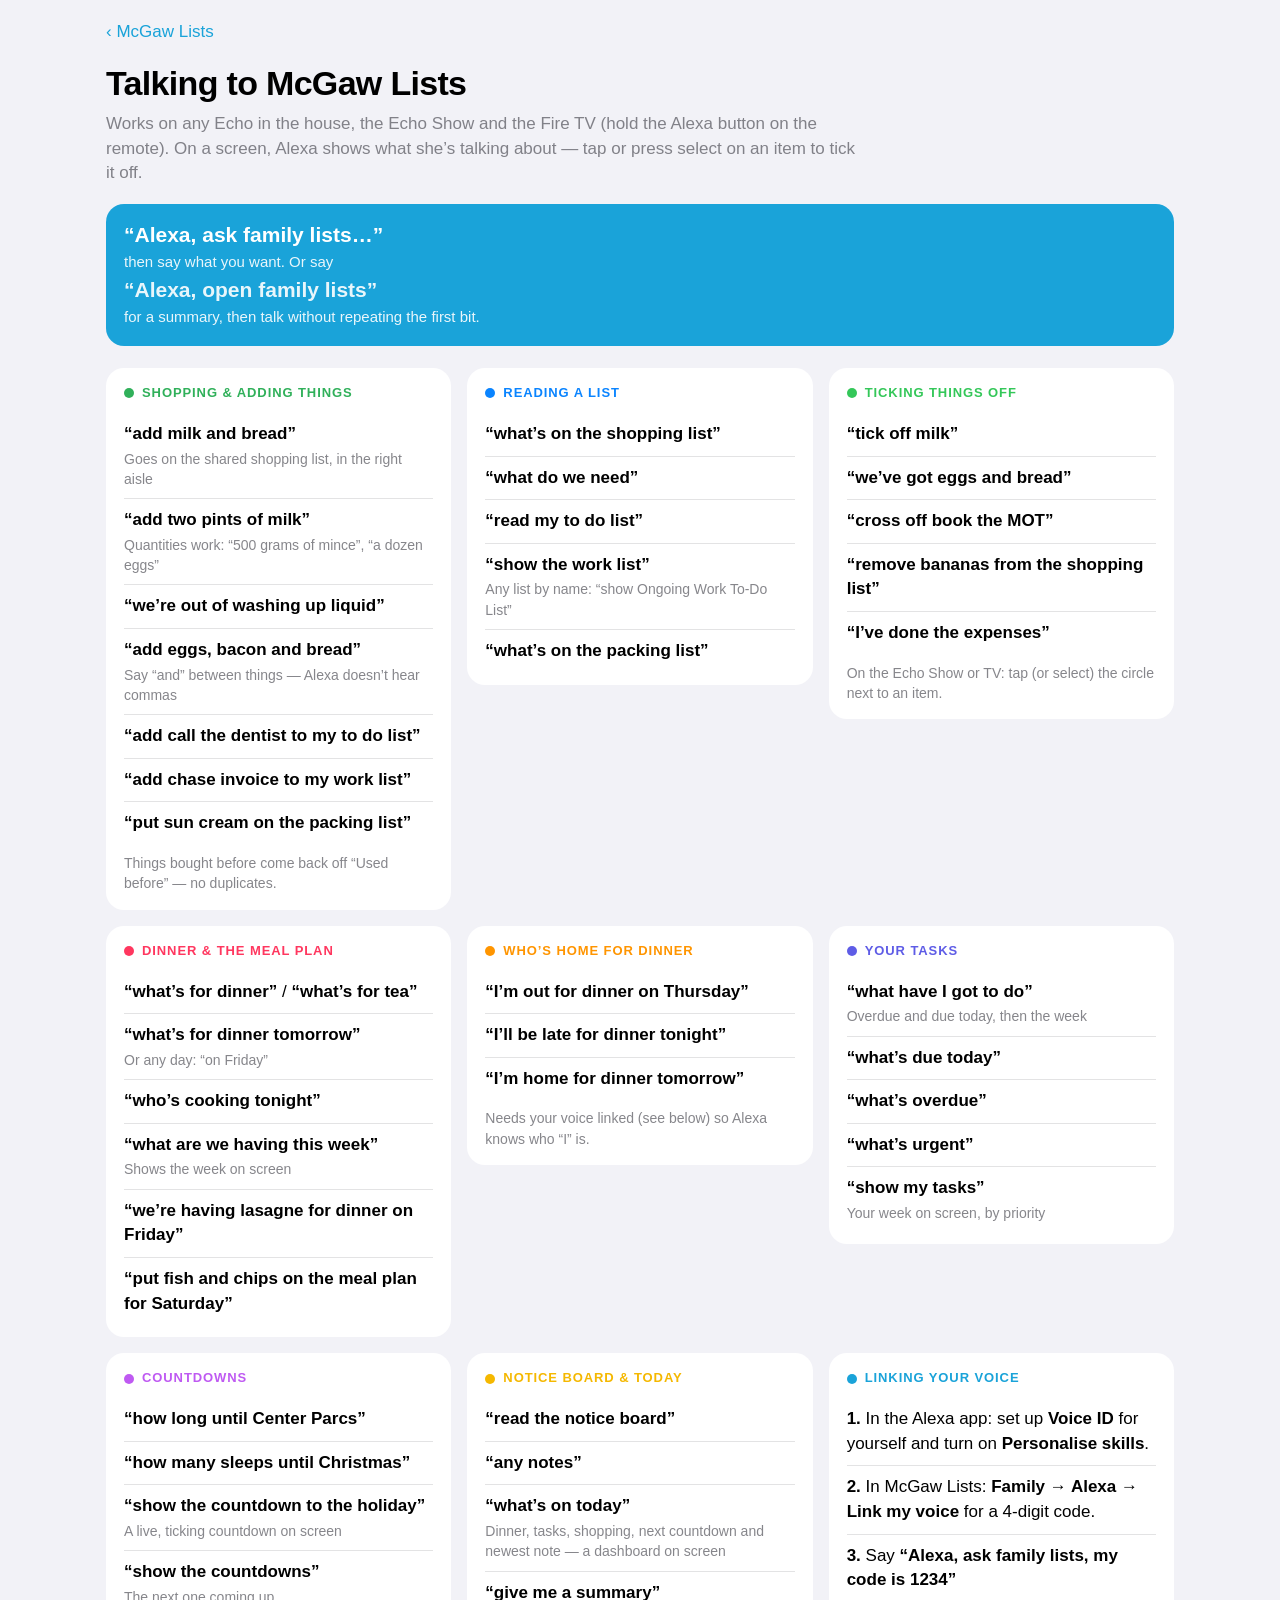
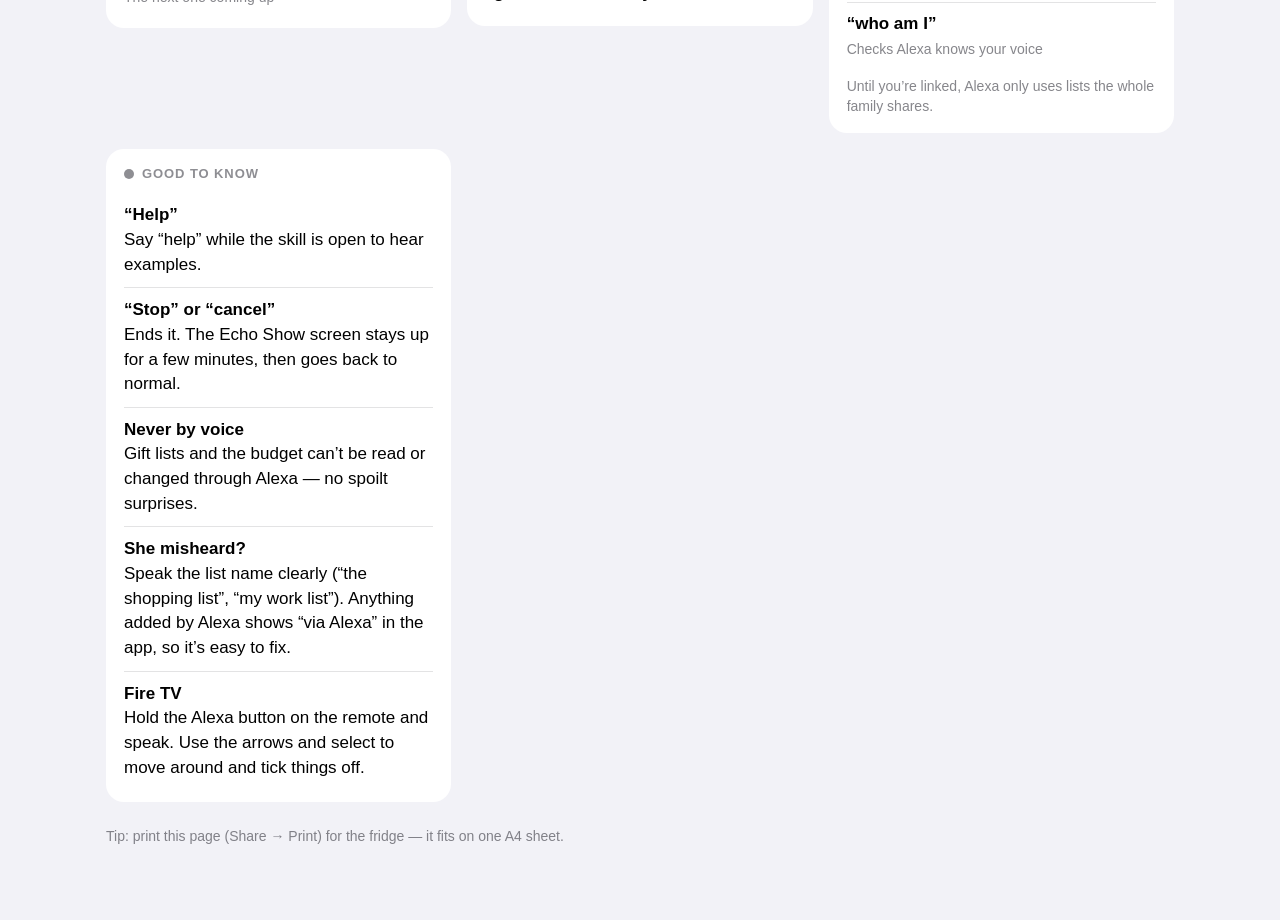
<file: alexa-guide.html>
<!doctype html>
<html lang="en-GB">
<head>
<meta charset="utf-8">
<meta name="viewport" content="width=device-width,initial-scale=1,viewport-fit=cover">
<title>Alexa guide — McGaw Lists</title>
<style>
  :root { --bg: #F2F2F7; --card: #fff; --label: #000; --label2: rgba(60,60,67,.62); --sep: rgba(60,60,67,.14); --accent: #1AA3D9; --chip: #EEF7FB; color-scheme: light dark; }
  @media (prefers-color-scheme: dark) { :root { --bg: #000; --card: #1C1C1E; --label: #fff; --label2: rgba(235,235,245,.62); --sep: rgba(255,255,255,.14); --chip: #0E2733; } }
  * { box-sizing: border-box; }
  body { margin: 0; background: var(--bg); color: var(--label); font: 17px/1.45 -apple-system, BlinkMacSystemFont, "SF Pro Text", "Segoe UI", Roboto, sans-serif; -webkit-text-size-adjust: 100%; }
  main { max-width: 1100px; margin: 0 auto; padding: calc(env(safe-area-inset-top) + 20px) 16px 60px; }
  a.back { color: var(--accent); text-decoration: none; font-size: 17px; }
  h1 { font-size: 34px; letter-spacing: -.02em; margin: 14px 0 4px; }
  .lead { color: var(--label2); margin: 0 0 18px; max-width: 760px; }
  .wake { background: var(--accent); color: #fff; border-radius: 18px; padding: 16px 18px; margin: 0 0 22px; }
  .wake b { font-size: 21px; display: block; }
  .wake span { opacity: .9; font-size: 15px; }
  .grid { display: grid; grid-template-columns: repeat(auto-fill, minmax(330px, 1fr)); gap: 16px; align-items: start; }
  section { background: var(--card); border-radius: 18px; padding: 16px 18px 12px; break-inside: avoid; }
  h2 { font-size: 13px; text-transform: uppercase; letter-spacing: .07em; color: var(--c, var(--accent)); margin: 0 0 10px; display: flex; align-items: center; gap: 8px; }
  h2 i { width: 10px; height: 10px; border-radius: 50%; background: var(--c, var(--accent)); }
  ul { list-style: none; padding: 0; margin: 0; }
  li { padding: 9px 0; border-top: .5px solid var(--sep); }
  li:first-child { border-top: 0; }
  q { quotes: "“" "”"; font-weight: 600; }
  li small { display: block; color: var(--label2); font-size: 14px; margin-top: 2px; }
  .also { color: var(--label2); font-size: 14px; margin: 8px 0 4px; }
  .tips li { padding: 10px 0; }
  .tips b { display: block; }
  .note { color: var(--label2); font-size: 14px; margin-top: 24px; }
  @media print {
    :root { --bg: #fff; --card: #fff; --label: #000; --label2: #555; --sep: #ddd; }
    a.back, .noprint { display: none; }
    main { padding: 0; max-width: none; }
    body { font-size: 12px; line-height: 1.3; }
    h1 { font-size: 20px; margin: 0 0 2px; } .lead { font-size: 10px; margin-bottom: 8px; }
    .grid { display: block; columns: 3; column-gap: 10px; }
    section { border: 1px solid #ddd; margin: 0 0 8px; padding: 7px 9px 5px; border-radius: 8px; display: inline-block; width: 100%; }
    h2 { font-size: 9px; margin-bottom: 4px; }
    li { padding: 3px 0; } li small, .also { font-size: 10px; margin: 1px 0 0; }
    .tips li { padding: 3px 0; }
    .wake { background: #fff; color: #000; border: 2px solid #1AA3D9; padding: 7px 10px; margin-bottom: 8px; border-radius: 10px; }
    .wake b { font-size: 14px; display: inline; } .wake span { font-size: 10px; }
    .note { display: none; }
  }
</style>
</head>
<body>
<main>
  <a class="back noprint" href="./#/family">‹ McGaw Lists</a>
  <h1>Talking to McGaw Lists</h1>
  <p class="lead">Works on any Echo in the house, the Echo Show and the Fire TV (hold the Alexa button on the remote). On a screen, Alexa shows what she’s talking about — tap or press select on an item to tick it off.</p>

  <div class="wake"><b>“Alexa, ask family lists…”</b><span>then say what you want. Or say <b>“Alexa, open family lists”</b> for a summary, then talk without repeating the first bit.</span></div>

  <div class="grid">
    <section style="--c:#30B05A">
      <h2><i></i>Shopping &amp; adding things</h2>
      <ul>
        <li><q>add milk and bread</q><small>Goes on the shared shopping list, in the right aisle</small></li>
        <li><q>add two pints of milk</q><small>Quantities work: “500 grams of mince”, “a dozen eggs”</small></li>
        <li><q>we’re out of washing up liquid</q></li>
        <li><q>add eggs, bacon and bread</q><small>Say “and” between things — Alexa doesn’t hear commas</small></li>
        <li><q>add call the dentist to my to do list</q></li>
        <li><q>add chase invoice to my work list</q></li>
        <li><q>put sun cream on the packing list</q></li>
      </ul>
      <p class="also">Things bought before come back off “Used before” — no duplicates.</p>
    </section>

    <section style="--c:#0A84FF">
      <h2><i></i>Reading a list</h2>
      <ul>
        <li><q>what’s on the shopping list</q></li>
        <li><q>what do we need</q></li>
        <li><q>read my to do list</q></li>
        <li><q>show the work list</q><small>Any list by name: “show Ongoing Work To-Do List”</small></li>
        <li><q>what’s on the packing list</q></li>
      </ul>
    </section>

    <section style="--c:#34C759">
      <h2><i></i>Ticking things off</h2>
      <ul>
        <li><q>tick off milk</q></li>
        <li><q>we’ve got eggs and bread</q></li>
        <li><q>cross off book the MOT</q></li>
        <li><q>remove bananas from the shopping list</q></li>
        <li><q>I’ve done the expenses</q></li>
      </ul>
      <p class="also">On the Echo Show or TV: tap (or select) the circle next to an item.</p>
    </section>

    <section style="--c:#FF375F">
      <h2><i></i>Dinner &amp; the meal plan</h2>
      <ul>
        <li><q>what’s for dinner</q> / <q>what’s for tea</q></li>
        <li><q>what’s for dinner tomorrow</q><small>Or any day: “on Friday”</small></li>
        <li><q>who’s cooking tonight</q></li>
        <li><q>what are we having this week</q><small>Shows the week on screen</small></li>
        <li><q>we’re having lasagne for dinner on Friday</q></li>
        <li><q>put fish and chips on the meal plan for Saturday</q></li>
      </ul>
    </section>

    <section style="--c:#FF9500">
      <h2><i></i>Who’s home for dinner</h2>
      <ul>
        <li><q>I’m out for dinner on Thursday</q></li>
        <li><q>I’ll be late for dinner tonight</q></li>
        <li><q>I’m home for dinner tomorrow</q></li>
      </ul>
      <p class="also">Needs your voice linked (see below) so Alexa knows who “I” is.</p>
    </section>

    <section style="--c:#5E5CE6">
      <h2><i></i>Your tasks</h2>
      <ul>
        <li><q>what have I got to do</q><small>Overdue and due today, then the week</small></li>
        <li><q>what’s due today</q></li>
        <li><q>what’s overdue</q></li>
        <li><q>what’s urgent</q></li>
        <li><q>show my tasks</q><small>Your week on screen, by priority</small></li>
      </ul>
    </section>

    <section style="--c:#BF5AF2">
      <h2><i></i>Countdowns</h2>
      <ul>
        <li><q>how long until Center Parcs</q></li>
        <li><q>how many sleeps until Christmas</q></li>
        <li><q>show the countdown to the holiday</q><small>A live, ticking countdown on screen</small></li>
        <li><q>show the countdowns</q><small>The next one coming up</small></li>
      </ul>
    </section>

    <section style="--c:#F5B800">
      <h2><i></i>Notice board &amp; today</h2>
      <ul>
        <li><q>read the notice board</q></li>
        <li><q>any notes</q></li>
        <li><q>what’s on today</q><small>Dinner, tasks, shopping, next countdown and newest note — a dashboard on screen</small></li>
        <li><q>give me a summary</q></li>
      </ul>
    </section>

    <section style="--c:#1AA3D9">
      <h2><i></i>Linking your voice</h2>
      <ul>
        <li><b>1.</b> In the Alexa app: set up <b>Voice ID</b> for yourself and turn on <b>Personalise skills</b>.</li>
        <li><b>2.</b> In McGaw Lists: <b>Family → Alexa → Link my voice</b> for a 4-digit code.</li>
        <li><b>3.</b> Say <q>Alexa, ask family lists, my code is 1234</q></li>
        <li><q>who am I</q><small>Checks Alexa knows your voice</small></li>
      </ul>
      <p class="also">Until you’re linked, Alexa only uses lists the whole family shares.</p>
    </section>

    <section style="--c:#8E8E93" class="tips">
      <h2><i></i>Good to know</h2>
      <ul>
        <li><b>“Help”</b>Say “help” while the skill is open to hear examples.</li>
        <li><b>“Stop” or “cancel”</b>Ends it. The Echo Show screen stays up for a few minutes, then goes back to normal.</li>
        <li><b>Never by voice</b>Gift lists and the budget can’t be read or changed through Alexa — no spoilt surprises.</li>
        <li><b>She misheard?</b>Speak the list name clearly (“the shopping list”, “my work list”). Anything added by Alexa shows “via Alexa” in the app, so it’s easy to fix.</li>
        <li><b>Fire TV</b>Hold the Alexa button on the remote and speak. Use the arrows and select to move around and tick things off.</li>
      </ul>
    </section>
  </div>

  <p class="note">Tip: print this page (Share → Print) for the fridge — it fits on one A4 sheet.</p>
</main>
</body>
</html>
</file>
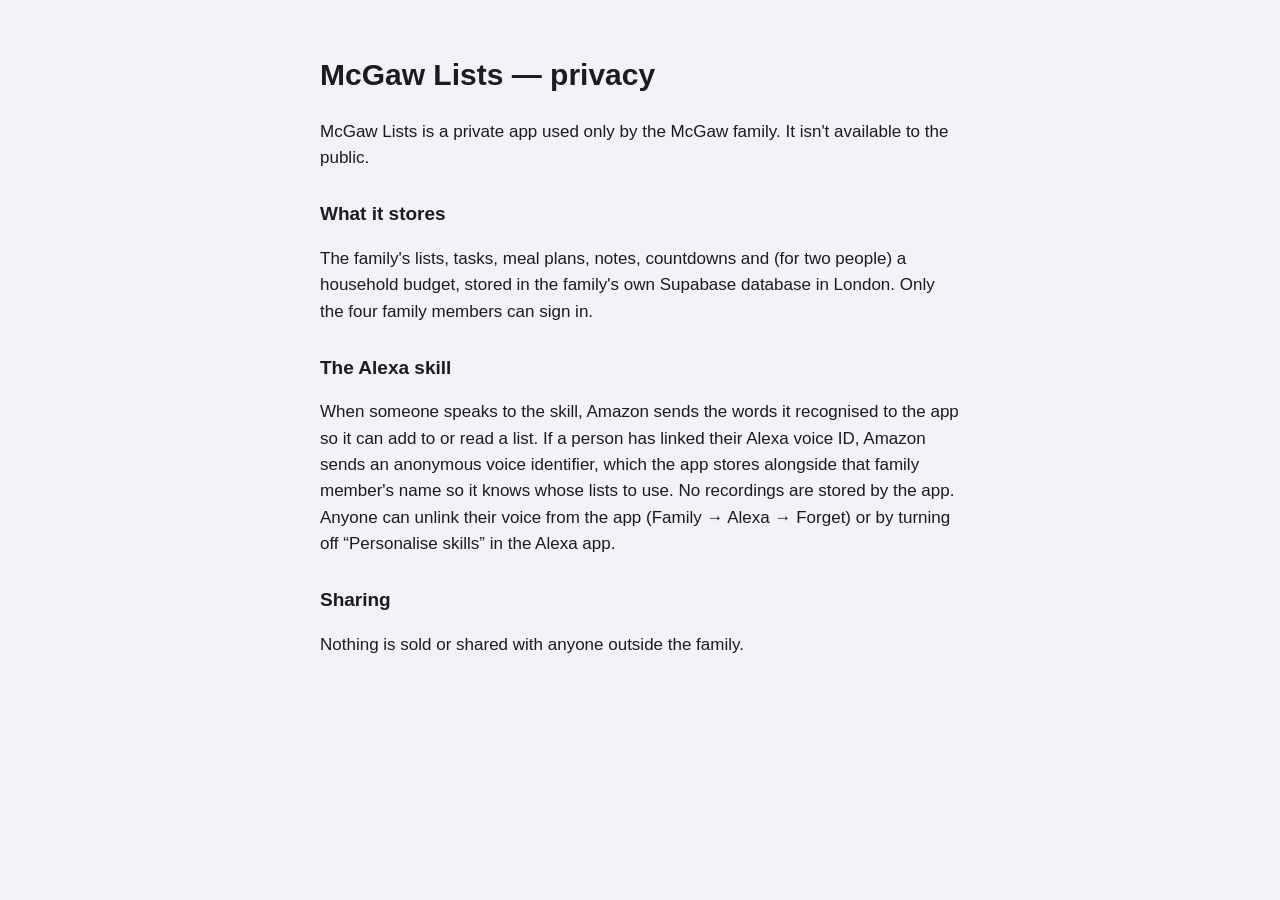
<file: privacy.html>
<!doctype html>
<html lang="en-GB"><head><meta charset="utf-8"><meta name="viewport" content="width=device-width,initial-scale=1">
<title>McGaw Lists — Privacy</title>
<style>body{font:17px/1.55 -apple-system,BlinkMacSystemFont,"Segoe UI",sans-serif;max-width:640px;margin:0 auto;padding:32px 20px;color:#1c1c1e;background:#f2f2f7}h1{font-size:30px}h2{font-size:19px;margin-top:28px}@media (prefers-color-scheme:dark){body{background:#000;color:#f2f2f7}}</style>
</head><body>
<h1>McGaw Lists — privacy</h1>
<p>McGaw Lists is a private app used only by the McGaw family. It isn't available to the public.</p>
<h2>What it stores</h2>
<p>The family's lists, tasks, meal plans, notes, countdowns and (for two people) a household budget, stored in the family's own Supabase database in London. Only the four family members can sign in.</p>
<h2>The Alexa skill</h2>
<p>When someone speaks to the skill, Amazon sends the words it recognised to the app so it can add to or read a list. If a person has linked their Alexa voice ID, Amazon sends an anonymous voice identifier, which the app stores alongside that family member's name so it knows whose lists to use. No recordings are stored by the app. Anyone can unlink their voice from the app (Family → Alexa → Forget) or by turning off “Personalise skills” in the Alexa app.</p>
<h2>Sharing</h2>
<p>Nothing is sold or shared with anyone outside the family.</p>
</body></html>
</file>
